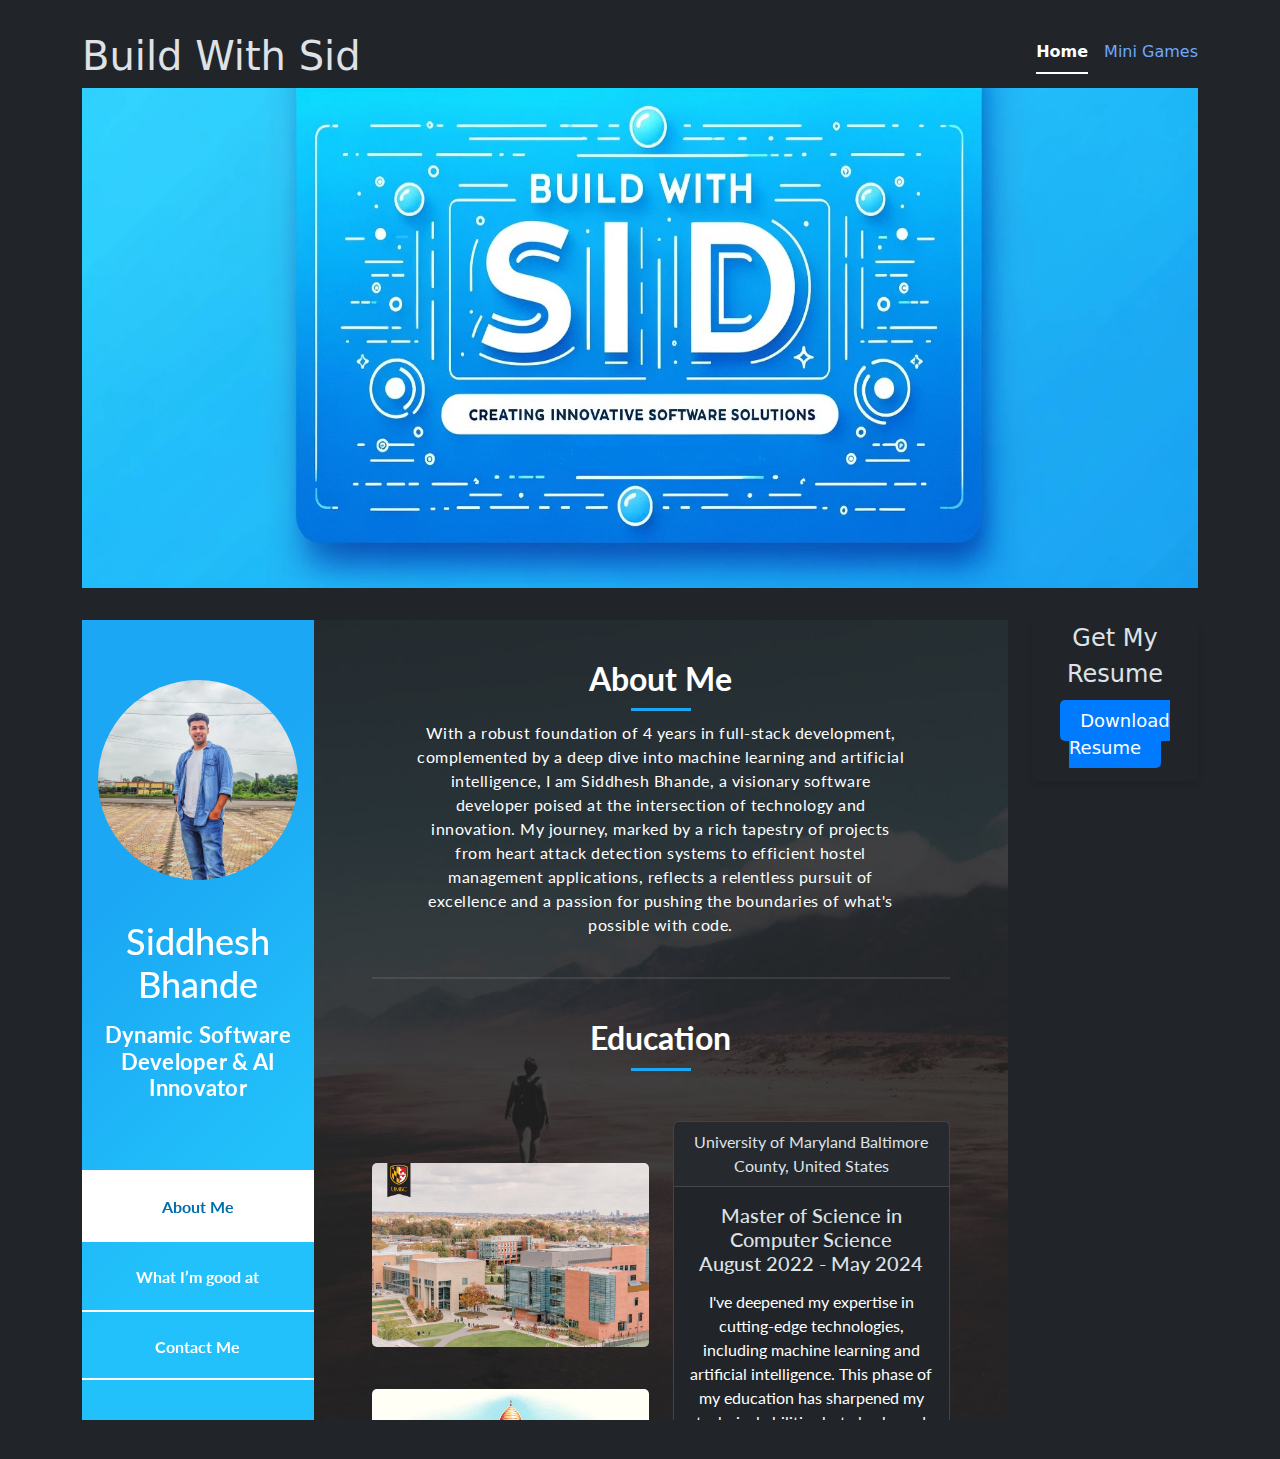
<file: index.html>
<!doctype html>
<html lang="en" data-bs-theme="dark">
  <head>
    <meta charset="utf-8">
    <meta name="viewport" content="width=device-width, initial-scale=1">
    <title>Siddhesh Bhande</title>
    <link rel="icon" href="assets/images/author-image.jpg" type="image/icon type">
    <link href="https://cdn.jsdelivr.net/npm/bootstrap@5.3.3/dist/css/bootstrap.min.css" rel="stylesheet" integrity="sha384-QWTKZyjpPEjISv5WaRU9OFeRpok6YctnYmDr5pNlyT2bRjXh0JMhjY6hW+ALEwIH" crossorigin="anonymous">
    <link href="mainstyle.css" rel="stylesheet" >
</head>
  <body>
    <div class="container" >
        <h1>Build With Sid</h1>
        <div class="inline_navbar">
            <ul class="nav justify-content-end nav-underline">
                <li class="nav-item">
                <a class="nav-link active" aria-current="page" href="index.html">Home</a>
                </li>
                <li class="nav-item">
                <a class="nav-link" href="minigames.html">Mini Games</a>
                </li>
                <li class="nav-item resume-link">
                    <a href="SiddheshB_FrontEndDeveloper_Resume.pdf" download="Sid_Resume" class="download-button">Download Resume</a>
                </li>
                <!-- <li class="nav-item">
                <a class="nav-link" href="projects.html">Projects</a>
                </li>
                <li class="nav-item">
                <a class="nav-link" href="Aboutme_wraper.html">About me</a>
                </li> -->
            </ul>
        </div>
        <div class="header">
            <img src="header_1.jpg">
        </div>

        <!-- Create section for blogs and resume -->
        <div class="row">
            <div class="sid-section-conatiner col-10">
                <iframe src="About me.html" style="width:100%; height: 50em;"></iframe>
            </div>
            <div class="sid-section-conatiner col-2 resume-conatiner">
                <div class="resume-section">
                    <div class="resume-title">Get My Resume</div>
                    <a href="SiddheshB_FrontEndDeveloper_Resume.pdf" download="Sid_Resume" class="download-button">Download Resume</a>
                </div>
            </div>
        </div>
    </div>
    <script src="https://cdn.jsdelivr.net/npm/bootstrap@5.3.3/dist/js/bootstrap.bundle.min.js" integrity="sha384-YvpcrYf0tY3lHB60NNkmXc5s9fDVZLESaAA55NDzOxhy9GkcIdslK1eN7N6jIeHz" crossorigin="anonymous"></script>
    <script src="https://code.jquery.com/jquery-3.5.1.slim.min.js"></script>
<script src="https://cdn.jsdelivr.net/npm/@popperjs/core@2.5.5/dist/umd/popper.min.js"></script>
<script src="https://stackpath.bootstrapcdn.com/bootstrap/4.5.2/js/bootstrap.min.js"></script>

</body>
</html>
</file>
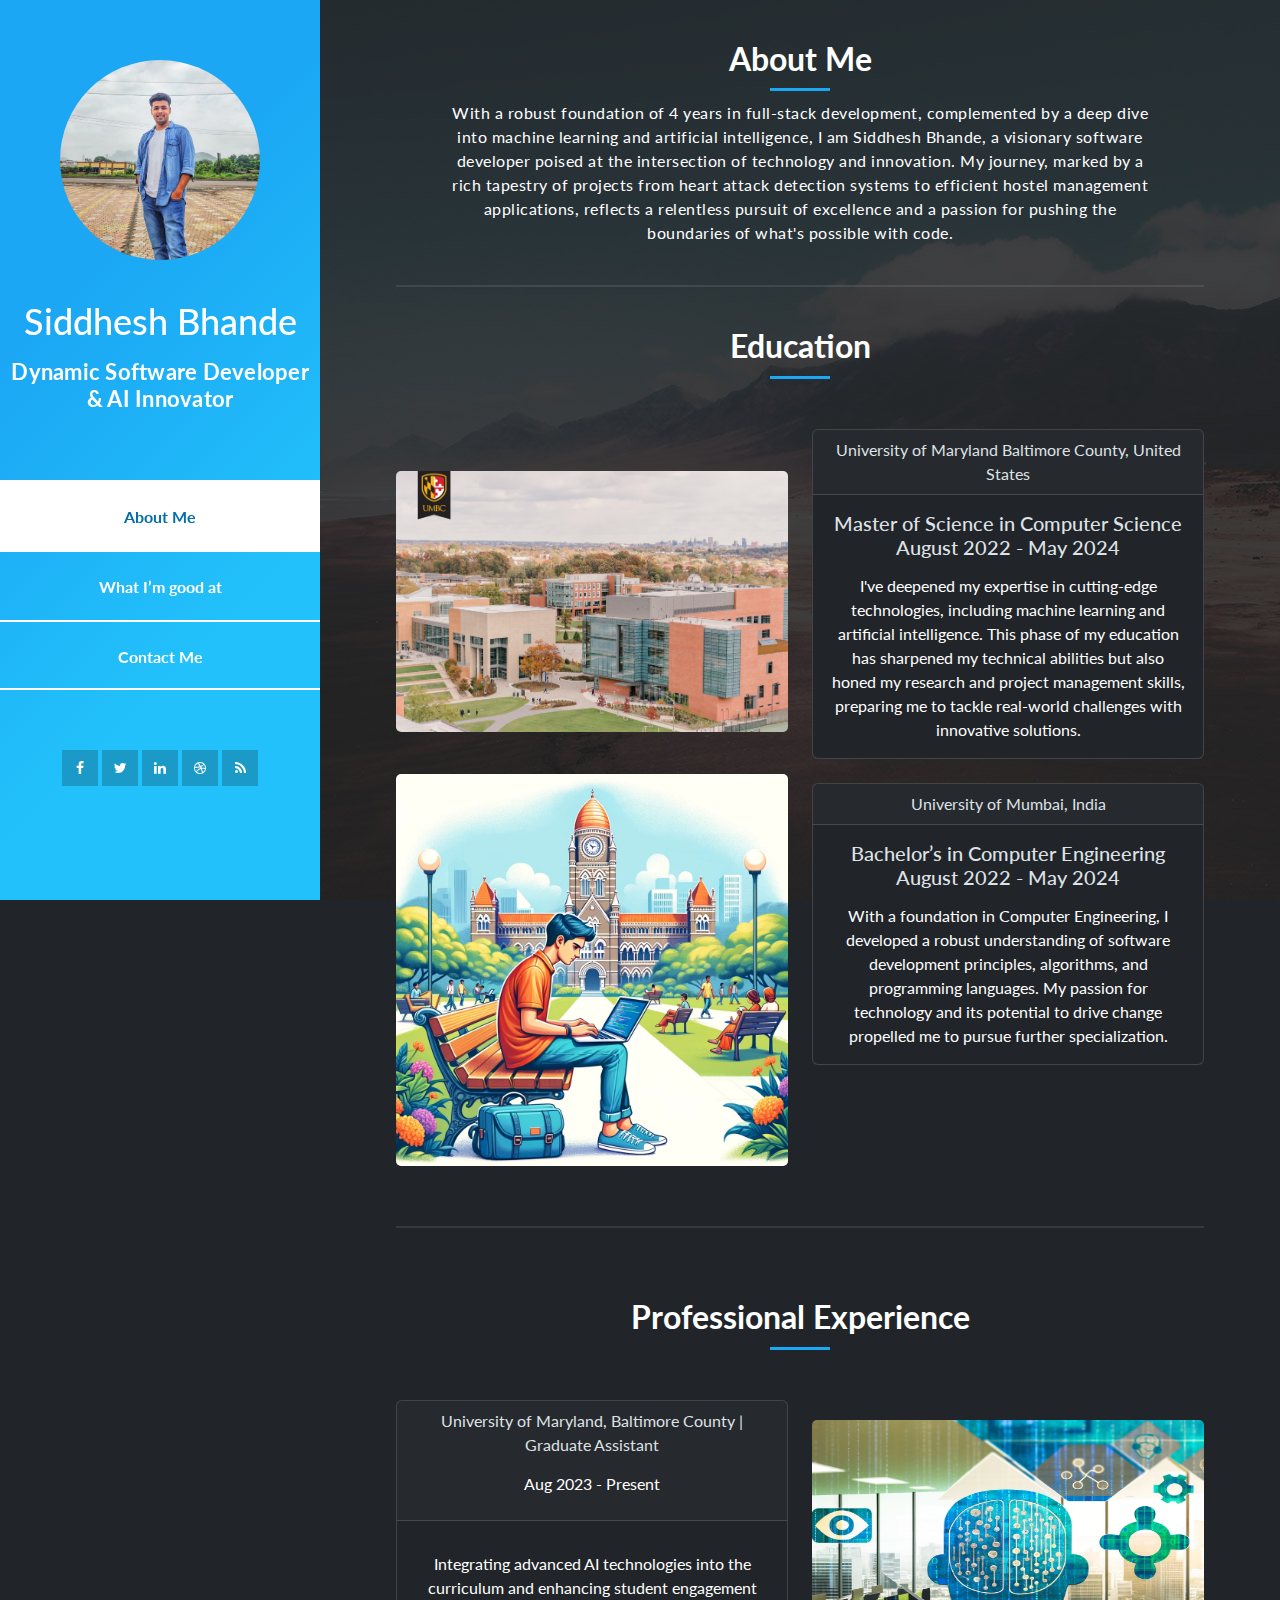
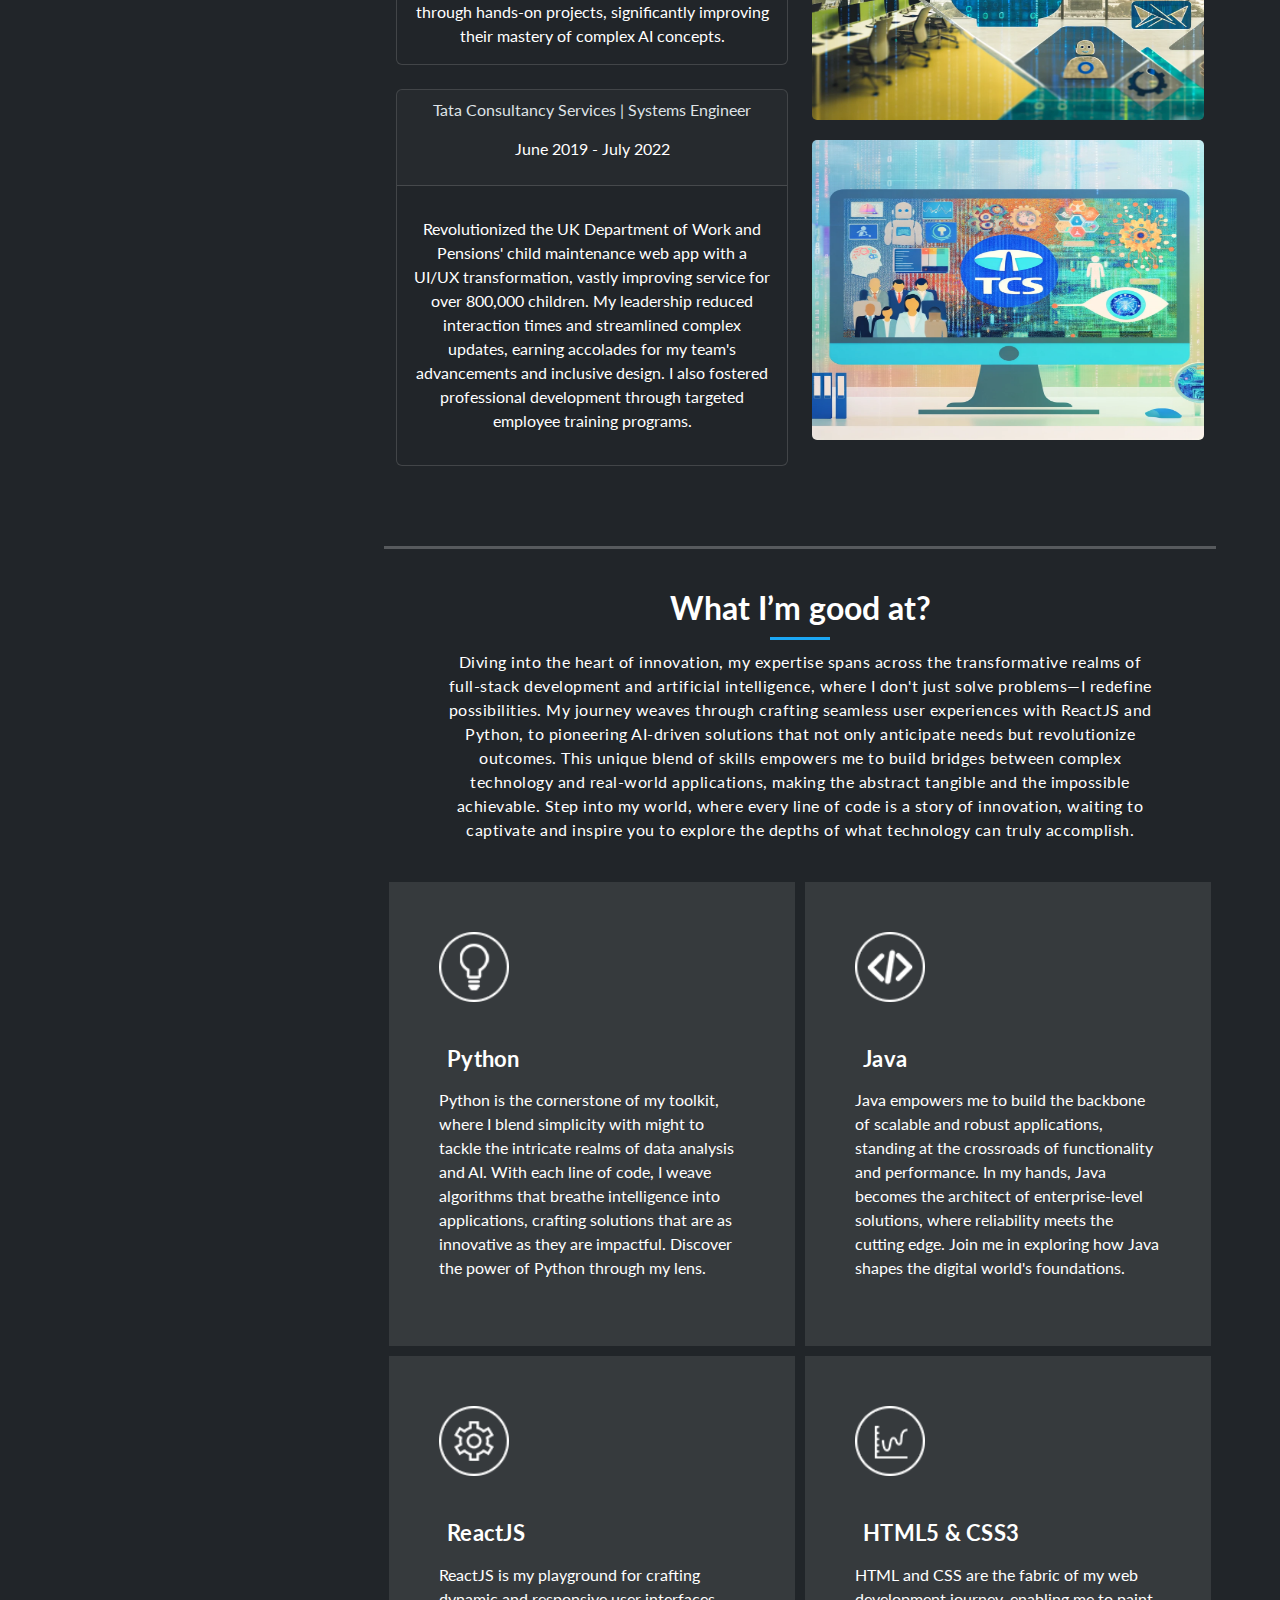
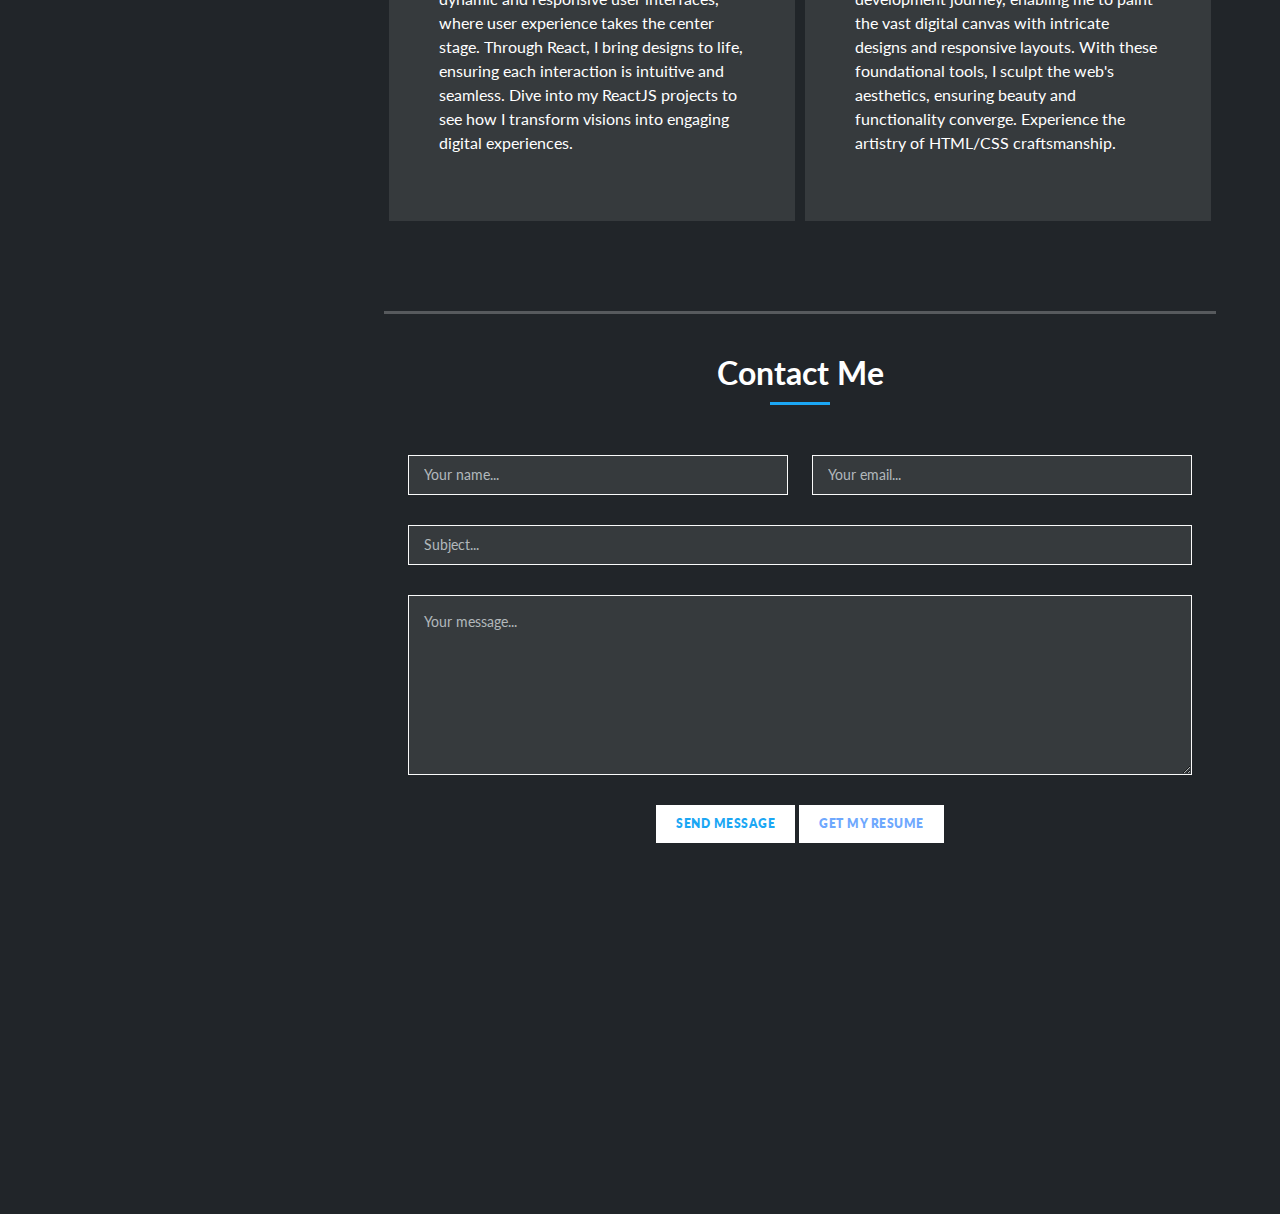
<file: About me.html>
<!DOCTYPE html>
<html lang="en" data-bs-theme="dark">
  <head>
    <meta charset="utf-8" />
    <meta
      name="viewport"
      content="width=device-width, initial-scale=1, shrink-to-fit=no"
    />
    <meta name="description" content="" />
    <meta name="author" content="" />
    <link
      href="https://fonts.googleapis.com/css?family=Lato:100,300,400,700,900"
      rel="stylesheet"
    />

    <title>Siddhesh Bhande</title>

    <!-- Bootstrap core CSS -->
    <link href="vendor/bootstrap/css/bootstrap.min.css" rel="stylesheet" />
    <link href="https://cdn.jsdelivr.net/npm/bootstrap@5.3.3/dist/css/bootstrap.min.css" rel="stylesheet" integrity="sha384-QWTKZyjpPEjISv5WaRU9OFeRpok6YctnYmDr5pNlyT2bRjXh0JMhjY6hW+ALEwIH" crossorigin="anonymous">
    <link href="mainstyle.css" rel="stylesheet" >
    <!-- Additional CSS Files -->
    <link rel="stylesheet" href="assets/css/fontawesome.css" />
    <link rel="stylesheet" href="assets/css/templatemo-style.css" />
    <link rel="stylesheet" href="assets/css/owl.css" />
    <link rel="stylesheet" href="assets/css/lightbox.css" />
  </head>

  <body>
  </div>
    <div id="page-wraper">
      <!-- Sidebar Menu -->
      <div class="responsive-nav">
        <i class="fa fa-bars" id="menu-toggle"></i>
        <div id="menu" class="menu">
          <i class="fa fa-times" id="menu-close"></i>
          <div class="container">
            <div class="image">
              <a href="#"><img src="assets/images/author-image.jpg" alt="" /></a>
            </div>
            <div class="author-content">
              <h2>Siddhesh Bhande</h2>
              <h4>Dynamic Software Developer & AI Innovator</h4>
              
            </div>
            <nav class="main-nav" role="navigation">
              <ul class="main-menu">
                <li><a href="#section1">About Me</a></li>
                <li><a href="#section2">What I’m good at</a></li>
                <li><a href="#section3" class="sid-display-none">My Work</a></li>
                <li><a href="#section4">Contact Me</a></li>
              </ul>
            </nav>
            <div class="social-network">
              <ul class="soial-icons">
                <li>
                  <a href="https://fb.com/templatemo"
                    ><i class="fa fa-facebook"></i
                  ></a>
                </li>
                <li>
                  <a href="#"><i class="fa fa-twitter"></i></a>
                </li>
                <li>
                  <a href="https://www.linkedin.com/in/siddhesh-bhande/"><i class="fa fa-linkedin"></i></a>
                </li>
                <li>
                  <a href="#"><i class="fa fa-dribbble"></i></a>
                </li>
                <li>
                  <a href="#"><i class="fa fa-rss"></i></a>
                </li>
              </ul>
            </div>
          </div>
        </div>
      </div>

      <section class="section about-me" data-section="section1">
        <div class="container">
          <div class="section-heading">
            <h2>About Me</h2>
            <div class="line-dec"></div>
            <span
              >With a robust foundation of 4 years in full-stack development, complemented by a deep dive into machine learning and artificial intelligence, I am Siddhesh Bhande, a visionary software developer poised at the intersection of technology and innovation. My journey, marked by a rich tapestry of projects from heart attack detection systems to efficient hostel management applications, reflects a relentless pursuit of excellence and a passion for pushing the boundaries of what's possible with code.</span
            >
          </div>
          <div class="left-image-post">
            <div class="row">
              <div class="section-heading">
                <h2>Education</h2>
                <div class="line-dec"></div>
              </div>
              <div class="col-md-6">
                <div class="left-image">
                  <img src="assets/images/edu_left_1.jpg" alt="" />
                  <img class="muimg" src="assets/images/left-image.jpg" alt="" />
        
                </div>
              </div>
              <div class="col-md-6">
                <div class="right-text">
            
                  
                <div class="card text-center">
                  <div class="card-header">
                    University of Maryland Baltimore County, United States
                  </div>
                  <div class="card-body">
                    <h5 class="card-title">Master of Science in Computer Science<br>August 2022 - May 2024</h5>
                    <p class="card-text"> I've deepened my expertise in cutting-edge technologies, including machine learning and artificial intelligence. This phase of my education has  sharpened my technical abilities but also honed my research and project management skills, preparing me to tackle real-world challenges with innovative solutions.</p>
                    
                  </div>
            
                </div>
                <br>
                <div class="card text-center">
                  <div class="card-header">
                    University of Mumbai, India
                  </div>
                  <div class="card-body">
                    <h5 class="card-title">Bachelor’s in Computer Engineering<br>August 2022 - May 2024</h5>
                    <p class="card-text">With a foundation in Computer Engineering, I developed a robust understanding of software development principles, algorithms, and programming languages. My passion for technology and its potential to drive change propelled me to pursue further specialization.</p>
                    
                  </div>
                  
                </div>
                </div>
              </div>
            </div>
          </div>
          <div class="right-image-post">
            <div class="row">
              <div class="section-heading">
                <h2>Professional Experience</h2>
                <div class="line-dec"></div>
              </div>
              <div class="col-md-6">
                <div class="left-text">
                  
                  
                  

                  <div class="card text-center">
                    <div class="card-header">
                      University of Maryland, Baltimore County | Graduate Assistant
                      <p>Aug 2023 - Present</p>
                    </div>
                    <div class="card-body">
                     
                      <p class="card-text">Integrating advanced AI technologies into the curriculum and enhancing student engagement through hands-on projects, significantly improving their mastery of complex AI concepts.</p>
                    </div>
                    
                  </div>
                  <br>
                  <div class="card text-center">
                    <div class="card-header">
                      Tata Consultancy Services | Systems Engineer
                      <p>June 2019 - July 2022</p>
                    </div>
                    <div class="card-body">
                      
                      <p>Revolutionized the UK Department of Work and Pensions' child maintenance web app with a UI/UX transformation, vastly improving service for over 800,000 children. My leadership reduced interaction times and streamlined complex updates, earning accolades for my team's advancements and inclusive design. I also fostered professional development through targeted employee training programs.</p>
                 </div>
                    
                  </div>
                </div>
              </div>
              <div class="col-md-6">
                <div class="right-image">
                  <img src="assets/images/right-image.jpg" alt="" />
                  <img src="assets/images/rightimg2.jpg" alt="" />
                </div>
              </div>
            </div>
          </div>
        </div>
      </section>

      <section class="section my-services" data-section="section2">
        <div class="container">
          <div class="section-heading">
            <h2>What I’m good at?</h2>
            <div class="line-dec"></div>
            <span
              >Diving into the heart of innovation, my expertise spans across the transformative realms of full-stack development and artificial intelligence, where I don't just solve problems—I redefine possibilities. My journey weaves through crafting seamless user experiences with ReactJS and Python, to pioneering AI-driven solutions that not only anticipate needs but revolutionize outcomes. This unique blend of skills empowers me to build bridges between complex technology and real-world applications, making the abstract tangible and the impossible achievable. Step into my world, where every line of code is a story of innovation, waiting to captivate and inspire you to explore the depths of what technology can truly accomplish.</span
            >
          </div>
          <div class="row">
            <div class="col-md-6">
              <div class="service-item">
                <div class="first-service-icon service-icon"></div>
                <h4>Python</h4>
                <p>
                  Python is the cornerstone of my toolkit, where I blend simplicity with might to tackle the intricate realms of data analysis and AI. With each line of code, I weave algorithms that breathe intelligence into applications, crafting solutions that are as innovative as they are impactful. Discover the power of Python through my lens.
                </p>
              </div>
            </div>
            <div class="col-md-6">
              <div class="service-item">
                <div class="second-service-icon service-icon"></div>
                <h4>Java</h4>
                <p>
                  Java empowers me to build the backbone of scalable and robust applications, standing at the crossroads of functionality and performance. In my hands, Java becomes the architect of enterprise-level solutions, where reliability meets the cutting edge. Join me in exploring how Java shapes the digital world's foundations.
                </p>
              </div>
            </div>
            <div class="col-md-6">
              <div class="service-item">
                <div class="third-service-icon service-icon"></div>
                <h4>ReactJS</h4>
                <p>
                  ReactJS is my playground for crafting dynamic and responsive user interfaces, where user experience takes the center stage. Through React, I bring designs to life, ensuring each interaction is intuitive and seamless. Dive into my ReactJS projects to see how I transform visions into engaging digital experiences.
                </p>
              </div>
            </div>
            <div class="col-md-6">
              <div class="service-item">
                <div class="fourth-service-icon service-icon"></div>
                <h4>HTML5 &amp; CSS3</h4>
                <p>
                  HTML and CSS are the fabric of my web development journey, enabling me to paint the vast digital canvas with intricate designs and responsive layouts. With these foundational tools, I sculpt the web's aesthetics, ensuring beauty and functionality converge. Experience the artistry of HTML/CSS craftsmanship.
                </p>
              </div>
            </div>
          </div>
        </div>
      </section>

      <section class="section my-work sid-display-none" data-section="section3">
        <div class="container">
          <div class="section-heading">
            <h2>My Work</h2>
            <div class="line-dec"></div>
            <span
              >Aenean sollicitudin ex mauris, lobortis lobortis diam euismod sit
              amet. Duis ac elit vulputate, lobortis arcu quis, vehicula
              mauris.</span
            >
          </div>
          <div class="row">
            <div class="isotope-wrapper">
              <form class="isotope-toolbar">
                <label
                  ><input
                    type="radio"
                    data-type="*"
                    checked=""
                    name="isotope-filter"
                  />
                  <span>all</span></label
                >
                <label
                  ><input
                    type="radio"
                    data-type="people"
                    name="isotope-filter"
                  />
                  <span>people</span></label
                >
                <label
                  ><input
                    type="radio"
                    data-type="nature"
                    name="isotope-filter"
                  />
                  <span>nature</span></label
                >
                <label
                  ><input
                    type="radio"
                    data-type="animals"
                    name="isotope-filter"
                  />
                  <span>animals</span></label
                >
              </form>
              <div class="isotope-box">
                <div class="isotope-item" data-type="nature">
                  <figure class="snip1321">
                    <img
                      src="assets/images/portfolio-01.jpg"
                      alt="sq-sample26"
                    />
                    <figcaption>
                      <a
                        href="assets/images/portfolio-01.jpg"
                        data-lightbox="image-1"
                        data-title="Caption"
                        ><i class="fa fa-search"></i
                      ></a>
                      <h4>First Title</h4>
                      <span>free to use our template</span>
                    </figcaption>
                  </figure>
                </div>

                <div class="isotope-item" data-type="people">
                  <figure class="snip1321">
                    <img
                      src="assets/images/portfolio-02.jpg"
                      alt="sq-sample26"
                    />
                    <figcaption>
                      <a
                        href="assets/images/portfolio-02.jpg"
                        data-lightbox="image-1"
                        data-title="Caption"
                        ><i class="fa fa-search"></i
                      ></a>
                      <h4>Second Title</h4>
                      <span>please tell your friends</span>
                    </figcaption>
                  </figure>
                </div>

                <div class="isotope-item" data-type="animals">
                  <figure class="snip1321">
                    <img
                      src="assets/images/portfolio-03.jpg"
                      alt="sq-sample26"
                    />
                    <figcaption>
                      <a
                        href="assets/images/portfolio-03.jpg"
                        data-lightbox="image-1"
                        data-title="Caption"
                        ><i class="fa fa-search"></i
                      ></a>
                      <h4>Item Third</h4>
                      <span>customize anything</span>
                    </figcaption>
                  </figure>
                </div>

                <div class="isotope-item" data-type="people">
                  <figure class="snip1321">
                    <img
                      src="assets/images/portfolio-04.jpg"
                      alt="sq-sample26"
                    />
                    <figcaption>
                      <a
                        href="assets/images/portfolio-04.jpg"
                        data-lightbox="image-1"
                        data-title="Caption"
                        ><i class="fa fa-search"></i
                      ></a>
                      <h4>Item Fourth</h4>
                      <span>Re-distribution not allowed</span>
                    </figcaption>
                  </figure>
                </div>

                <div class="isotope-item" data-type="nature">
                  <figure class="snip1321">
                    <img
                      src="assets/images/portfolio-05.jpg"
                      alt="sq-sample26"
                    />
                    <figcaption>
                      <a
                        href="assets/images/portfolio-05.jpg"
                        data-lightbox="image-1"
                        data-title="Caption"
                        ><i class="fa fa-search"></i
                      ></a>
                      <h4>Fifth Awesome</h4>
                      <span>Ut sollicitudin risus</span>
                    </figcaption>
                  </figure>
                </div>

                <div class="isotope-item" data-type="animals">
                  <figure class="snip1321">
                    <img
                      src="assets/images/portfolio-06.jpg"
                      alt="sq-sample26"
                    />
                    <figcaption>
                      <a
                        href="assets/images/portfolio-06.jpg"
                        data-lightbox="image-1"
                        data-title="Caption"
                        ><i class="fa fa-search"></i
                      ></a>
                      <h4>Awesome Sixth</h4>
                      <span>Donec eget massa ante</span>
                    </figcaption>
                  </figure>
                </div>
              </div>
            </div>
          </div>
        </div>
      </section>

      <section class="section contact-me" data-section="section4">
        <div class="container">
          <div class="section-heading">
            <h2>Contact Me</h2>
            <div class="line-dec"></div>
          
          </div>
          <div class="row">
            <div class="right-content">
              <div class="container">
                <form id="contact" action="mailto:siddheshbhande8@gmail.com" method="post" enctype="text/plain">
                  <div class="row">
                    <div class="col-md-6">
                      <fieldset>
                        <input
                          name="name"
                          type="text"
                          class="form-control"
                          id="name"
                          placeholder="Your name..."
                          required=""
                        />
                      </fieldset>
                    </div>
                    <div class="col-md-6">
                      <fieldset>
                        <input
                          name="email"
                          type="text"
                          class="form-control"
                          id="email"
                          placeholder="Your email..."
                          required=""
                        />
                      </fieldset>
                    </div>
                    <div class="col-md-12">
                      <fieldset>
                        <input
                          name="subject"
                          type="text"
                          class="form-control"
                          id="subject"
                          placeholder="Subject..."
                          required=""
                        />
                      </fieldset>
                    </div>
                    <div class="col-md-12">
                      <fieldset>
                        <textarea
                          name="message"
                          rows="6"
                          class="form-control"
                          id="message"
                          placeholder="Your message..."
                          required=""
                        ></textarea>
                      </fieldset>
                    </div>
                    <div class="col-md-12">
                      <fieldset>
                        <button type="submit" id="form-submit" class="button">
                          Send Message
                        </button>
                        <button class="button"><a href="SiddheshB_FrontEndDeveloper_Resume.pdf" download="SiddheshBhande_Resume">Get my Resume</a></button>
                      </fieldset>
                    </div>
                  </div>
                </form>
              </div>
            </div>
          </div>
        </div>
      </section>
    </div>

    <!-- Scripts -->
    <!-- Bootstrap core JavaScript -->
    <script src="vendor/jquery/jquery.min.js"></script>
    <script src="vendor/bootstrap/js/bootstrap.bundle.min.js"></script>
    <script src="https://cdn.jsdelivr.net/npm/bootstrap@5.3.3/dist/js/bootstrap.bundle.min.js" integrity="sha384-YvpcrYf0tY3lHB60NNkmXc5s9fDVZLESaAA55NDzOxhy9GkcIdslK1eN7N6jIeHz" crossorigin="anonymous"></script>
    <script src="https://code.jquery.com/jquery-3.5.1.slim.min.js"></script>
<script src="https://cdn.jsdelivr.net/npm/@popperjs/core@2.5.5/dist/umd/popper.min.js"></script>
<script src="https://stackpath.bootstrapcdn.com/bootstrap/4.5.2/js/bootstrap.min.js"></script>
    <script src="assets/js/isotope.min.js"></script>
    <script src="assets/js/owl-carousel.js"></script>
    <script src="assets/js/lightbox.js"></script>
    <script src="assets/js/custom.js"></script>
    <script>
      //according to loftblog tut
      $(".main-menu li:first").addClass("active");

      var showSection = function showSection(section, isAnimate) {
        var direction = section.replace(/#/, ""),
          reqSection = $(".section").filter(
            '[data-section="' + direction + '"]'
          ),
          reqSectionPos = reqSection.offset().top - 0;

        if (isAnimate) {
          $("body, html").animate(
            {
              scrollTop: reqSectionPos
            },
            800
          );
        } else {
          $("body, html").scrollTop(reqSectionPos);
        }
      };

      var checkSection = function checkSection() {
        $(".section").each(function() {
          var $this = $(this),
            topEdge = $this.offset().top - 80,
            bottomEdge = topEdge + $this.height(),
            wScroll = $(window).scrollTop();
          if (topEdge < wScroll && bottomEdge > wScroll) {
            var currentId = $this.data("section"),
              reqLink = $("a").filter("[href*=\\#" + currentId + "]");
            reqLink
              .closest("li")
              .addClass("active")
              .siblings()
              .removeClass("active");
          }
        });
      };

      $(".main-menu").on("click", "a", function(e) {
        e.preventDefault();
        showSection($(this).attr("href"), true);
      });

      $(window).scroll(function() {
        checkSection();
      });
    </script>
    
  </body>
</html>
</file>
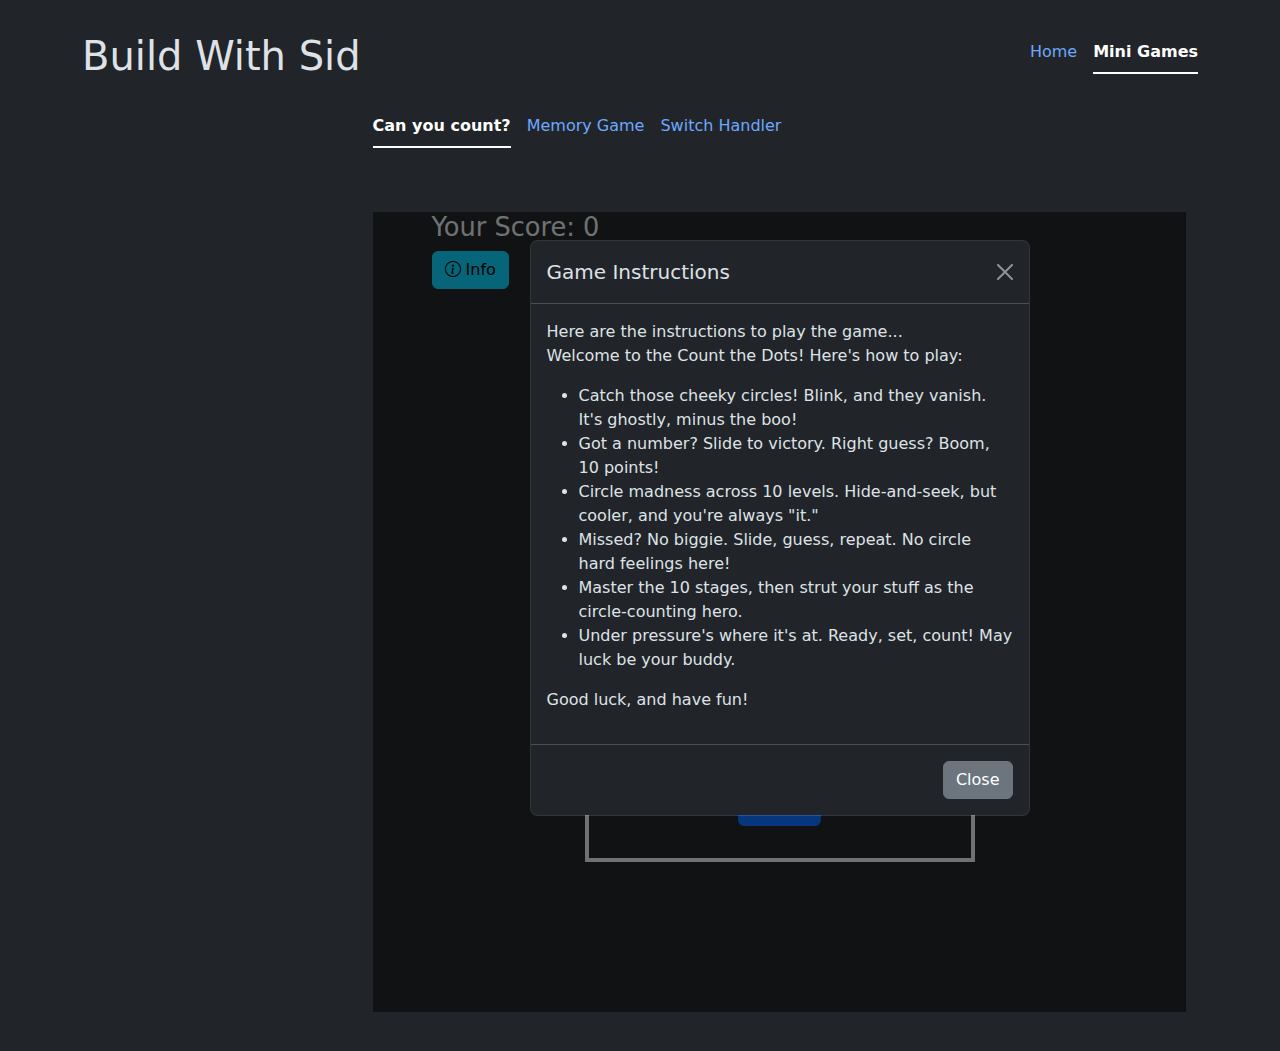
<file: minigames.html>
<!doctype html>
<html lang="en" data-bs-theme="dark">
  <head>
    <meta charset="utf-8">
    <meta name="viewport" content="width=device-width, initial-scale=1">
    <title>Siddhesh Bhande</title>
    <link rel="icon" href="assets/images/author-image.jpg" type="image/icon type">
    <link href="https://cdn.jsdelivr.net/npm/bootstrap@5.3.3/dist/css/bootstrap.min.css" rel="stylesheet" integrity="sha384-QWTKZyjpPEjISv5WaRU9OFeRpok6YctnYmDr5pNlyT2bRjXh0JMhjY6hW+ALEwIH" crossorigin="anonymous">
    <link href="mainstyle.css" rel="stylesheet" >
</head>
  <body>
    <div class="container" >
        <h1>Build With Sid</h1>
        <div class="inline_navbar">
            <ul class="nav justify-content-end nav-underline">
                <li class="nav-item">
                <a class="nav-link" aria-current="page" href="index.html">Home</a>
                </li>
                <li class="nav-item">
                <a class="nav-link active" href="minigames.html">Mini Games</a>
                </li>
                <!-- <li class="nav-item">
                <a class="nav-link" href="projects.html">Projects</a>
                </li>
                <li class="nav-item">
                <a class="nav-link" href="Aboutme_wraper.html">About me</a>
                </li> -->
            </ul>
        </div>
        <!-- Create section for blogs and resume -->
        <div class="row text-center ">
            
            <div class="sid-section-conatiner game-links-container">
                <ul class="nav nav-underline">
                    <li class="nav-item">
                      <a class="nav-link active cglink">Can you count?</a>
                    </li>
                    <li class="nav-item">
                      <a class="nav-link mglink">Memory Game</a>
                    </li>
                    <li class="nav-item">
                      <a class="nav-link shglink">Switch Handler</a>
                    </li>
                    
                  </ul>
                </div>
            <div class="sid-section-conatiner">
                <iframe class="countgame" src="./games/CountTheDots.html" style="width:100%; height: 50em;"></iframe>
                <iframe class="MemoryGame sid-display-none" src="./games/MemoryGame.html" style="width:100%; height: 50em;"></iframe>
                <iframe class="SwitchHandler sid-display-none" src="./games/SwitchHandler.html" style="width:100%; height: 50em;"></iframe>
            </div>
        </div>
    </div>
    
    <script src="https://cdn.jsdelivr.net/npm/bootstrap@5.3.3/dist/js/bootstrap.bundle.min.js" integrity="sha384-YvpcrYf0tY3lHB60NNkmXc5s9fDVZLESaAA55NDzOxhy9GkcIdslK1eN7N6jIeHz" crossorigin="anonymous"></script>
    <script src="https://code.jquery.com/jquery-3.5.1.slim.min.js"></script>
<script src="https://cdn.jsdelivr.net/npm/@popperjs/core@2.5.5/dist/umd/popper.min.js"></script>
<script src="https://stackpath.bootstrapcdn.com/bootstrap/4.5.2/js/bootstrap.min.js"></script>
<script>
    $(document).ready(function(){
        $(".cglink").click(function(){
            $(".active").removeClass("active");
            $(".cglink").addClass("active");
            $(".MemoryGame").addClass("sid-display-none");
            $(".countgame").removeClass("sid-display-none");
            $(".SwitchHandler").addClass("sid-display-none");
        });
        $(".mglink").click(function(){
            $(".active").removeClass("active");
            $(".mglink").addClass("active");
            $(".countgame").addClass("sid-display-none");
            $(".MemoryGame").removeClass("sid-display-none");
            $(".SwitchHandler").addClass("sid-display-none");
        });
        $(".shglink").click(function(){
            $(".active").removeClass("active");
            $(".shglink").addClass("active");
            $(".countgame").addClass("sid-display-none");
            $(".SwitchHandler").removeClass("sid-display-none");
            $(".MemoryGame").addClass("sid-display-none");
        });
    });
</script>
</body>
</html>
</file>
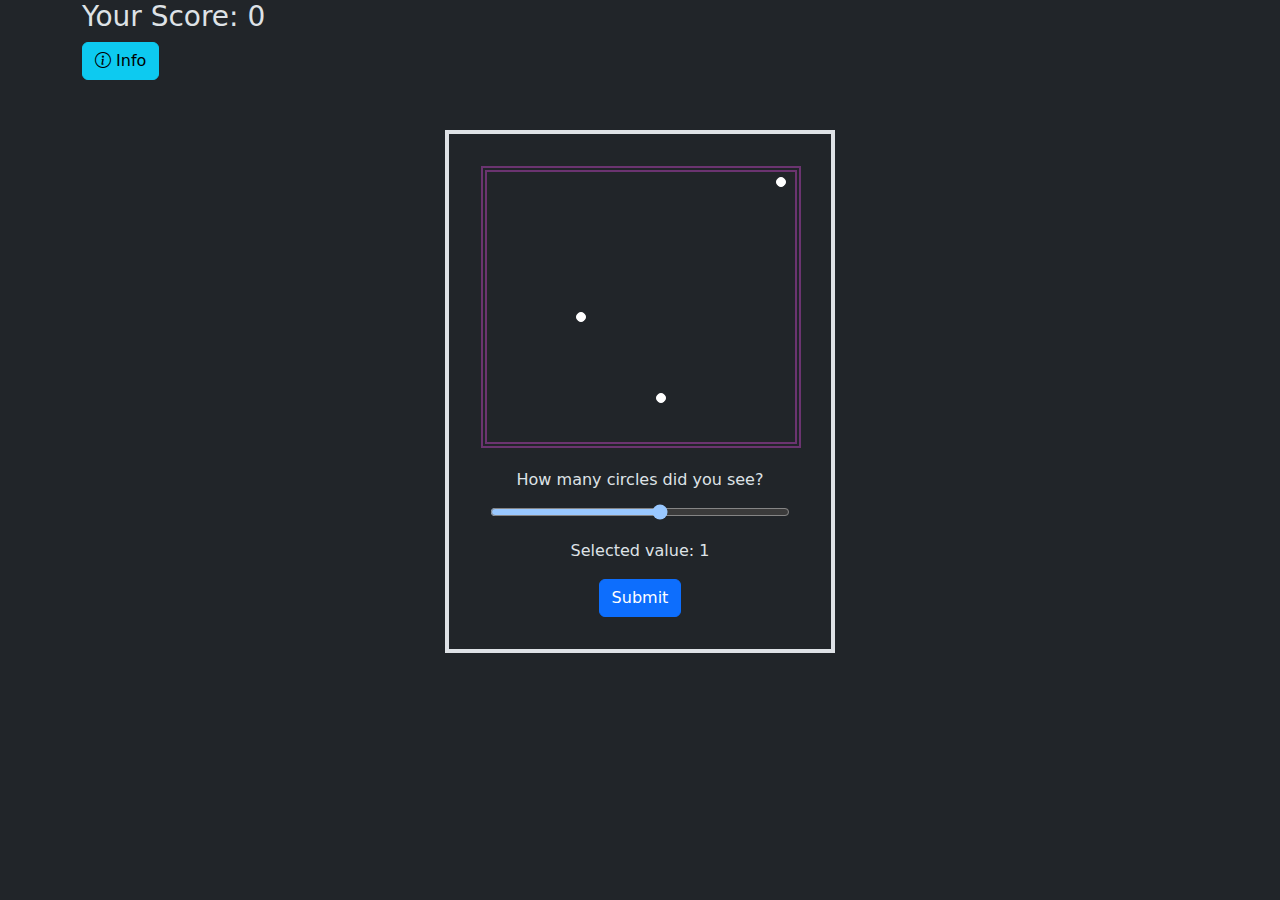
<file: games/CountTheDots.html>
<!DOCTYPE html>
<html lang="en" data-bs-theme="dark">
  <head>
    <meta charset="utf-8" />
    <meta
      name="viewport"
      content="width=device-width, initial-scale=1, shrink-to-fit=no"
    />
    <meta name="description" content="" />
    <meta name="author" content="" />
    <link
      href="https://fonts.googleapis.com/css?family=Lato:100,300,400,700,900"
      rel="stylesheet"
    />

    <title>Siddhesh Bhande</title>

    <!-- Bootstrap core CSS -->
    
    <link href="https://cdn.jsdelivr.net/npm/bootstrap@5.3.3/dist/css/bootstrap.min.css" rel="stylesheet" integrity="sha384-QWTKZyjpPEjISv5WaRU9OFeRpok6YctnYmDr5pNlyT2bRjXh0JMhjY6hW+ALEwIH" crossorigin="anonymous">
    <link href="../mainstyle.css" rel="stylesheet" >
    <link href="https://cdn.jsdelivr.net/npm/bootstrap-icons/font/bootstrap-icons.css" rel="stylesheet">

  </head>

  <body>
    
    <div class="container-md">
        <h3>Your Score: <span id="score">0</span></h3>

        <button type="button" class="btn btn-info" data-bs-toggle="modal" data-bs-target="#gameInstructionsModal">
          <i class="bi bi-info-circle"></i> Info
       </button>


        <div class="game-block-container">
            <div class="game-block">

            </div>
            <label for="numberSlider">How many circles did you see?</label>
            <input type="range" id="numberSlider" name="numberSlider" min="3" max="10">

            <!-- Optional: Display the selected value -->
            <p>Selected value: <span id="selectedValue">1</span></p>
            <button class='btn btn-primary' onclick="saveScore()">Submit</button>
        </div>

        <div class="modal fade" id="gameInstructionsModal" tabindex="-1" aria-labelledby="gameInstructionsModalLabel" aria-hidden="true">
          <div class="modal-dialog">
              <div class="modal-content">
                  <div class="modal-header">
                      <h5 class="modal-title" id="gameInstructionsModalLabel">Game Instructions</h5>
                      <button type="button" class="btn-close" data-bs-dismiss="modal" aria-label="Close"></button>
                  </div>
                  <div class="modal-body">
                      Here are the instructions to play the game...
                      <!-- Add your game instructions here -->
                      <p>Welcome to the Count the Dots! Here's how to play:</p>
                      <ul>
                        <li>Catch those cheeky circles! Blink, and they vanish. It's ghostly, minus the boo!</li>
                        <li>Got a number? Slide to victory. Right guess? Boom, 10 points!</li>
                        <li>Circle madness across 10 levels. Hide-and-seek, but cooler, and you're always "it."</li>
                        <li>Missed? No biggie. Slide, guess, repeat. No circle hard feelings here!</li>
                        <li>Master the 10 stages, then strut your stuff as the circle-counting hero.</li>
                        <li>Under pressure's where it's at. Ready, set, count! May luck be your buddy.</li>
                    </ul>
                    
                      <p>Good luck, and have fun!</p>
                  </div>
                  <div class="modal-footer">
                      <button type="button" class="btn btn-secondary" data-bs-dismiss="modal">Close</button>
                  </div>
              </div>
          </div>
      </div>
    </div>

    <!-- Scripts -->
    <!-- Bootstrap core JavaScript -->

    <script src="https://cdn.jsdelivr.net/npm/bootstrap@5.3.3/dist/js/bootstrap.bundle.min.js" integrity="sha384-YvpcrYf0tY3lHB60NNkmXc5s9fDVZLESaAA55NDzOxhy9GkcIdslK1eN7N6jIeHz" crossorigin="anonymous"></script>
    <script src="https://code.jquery.com/jquery-3.5.1.slim.min.js"></script>
<script src="https://cdn.jsdelivr.net/npm/@popperjs/core@2.5.5/dist/umd/popper.min.js"></script>
<script src="https://stackpath.bootstrapcdn.com/bootstrap/4.5.2/js/bootstrap.min.js"></script>

    
     <script>

      var isFirstLoad = localStorage.getItem('isFirstLoad') || 'true';
              if (isFirstLoad === 'true') {
                  $('#gameInstructionsModal').modal('show');
                  localStorage.setItem('isFirstLoad', 'false'); // Set so that next time page loads, modal does not auto show
              }
              var gamescore = 0;
              var gameLevels = 10;
              var currentCount = 0;

              function createGameGrid() {
                  var gamecellId = 1;
                  for (var i = 1; i <= 10; i++) {
                      var shtml = "<div class='gamerow'>";
                      for (var j = 1; j <= 15; j++) {
                          shtml += "<span class='gamecell' id='" + gamecellId + "'></span>";
                          gamecellId++;
                      }
                      shtml += "</div>";
                      $(".game-block").append(shtml);
                  }
              }

              function resetGame() {
                  $(".gamecell").removeClass("sid-make-visible");
              }

              function startStage() {
                  addVisibleClass();
                  setTimeout(resetGame, 3000);
              }

              function getRandomNumber(min, max) {
                  return Math.floor(Math.random() * (max - min + 1)) + min;
              }

              function addVisibleClass() {
                  currentCount = getRandomNumber(2, 10);
                  for (var i = 0; i < currentCount; i++) {
                      var idNumber = getRandomNumber(1, 150);
                      $('#' + idNumber).addClass('sid-make-visible');
                  }
              }

              $('#numberSlider').on('input', function() {
                  $('#selectedValue').text($(this).val());
              });

              function saveScore() {
                  var selectedCount = parseInt($('#selectedValue').text());
                  if (currentCount === selectedCount) {
                      gamescore += 10;
                  }
                  $('#score').text(gamescore);
                  gameLevels--;
                  if (gameLevels !== 0) {
                      startStage();
                  }
              }

              createGameGrid();
              startStage();
     </script>
    
  </body>
</html>
</file>
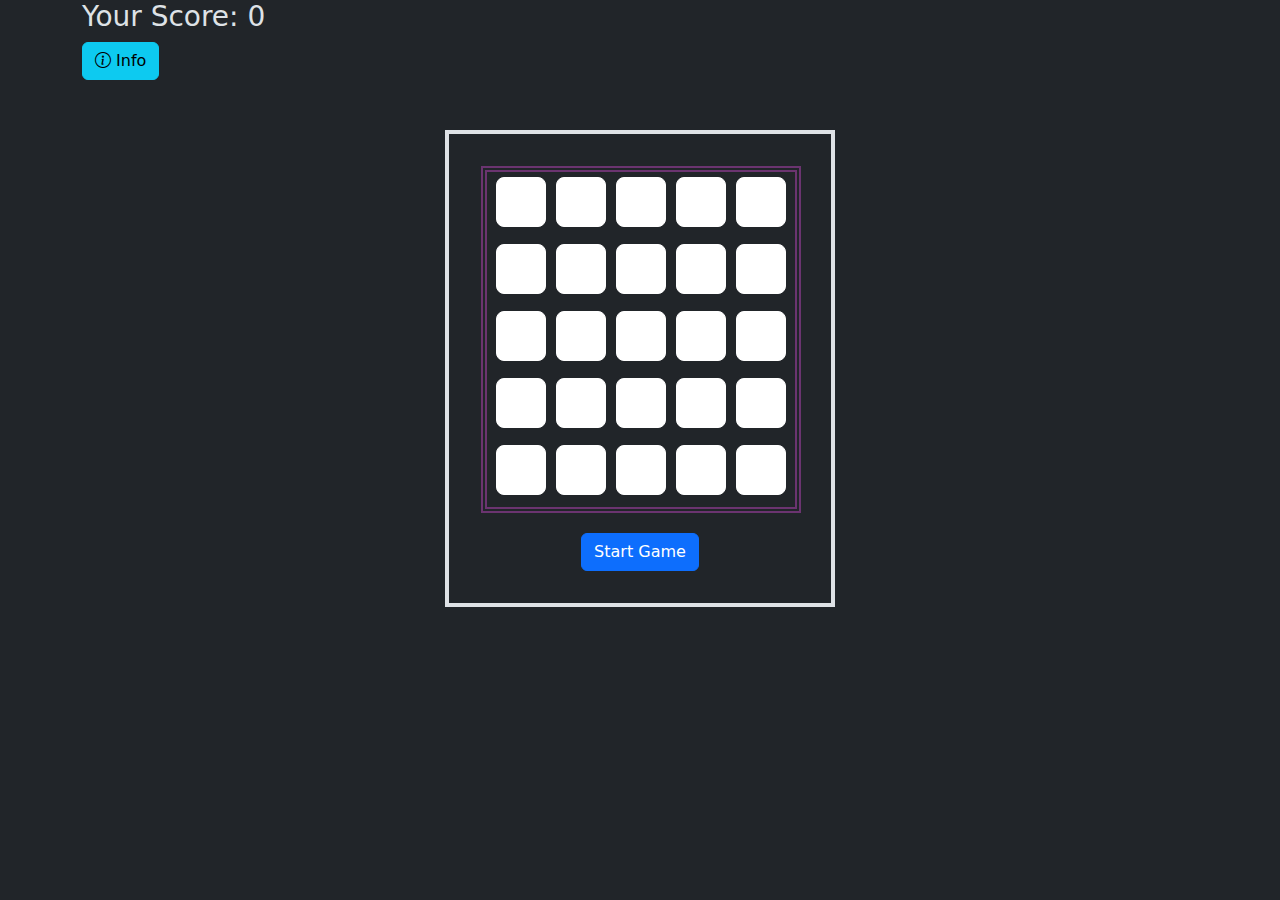
<file: games/MemoryGame.html>
<!DOCTYPE html>
<html lang="en" data-bs-theme="dark">
  <head>
    <meta charset="utf-8" />
    <meta
      name="viewport"
      content="width=device-width, initial-scale=1, shrink-to-fit=no"
    />
    <meta name="description" content="" />
    <meta name="author" content="" />
    <link
      href="https://fonts.googleapis.com/css?family=Lato:100,300,400,700,900"
      rel="stylesheet"
    />

    <title>Siddhesh Bhande</title>

    <!-- Bootstrap core CSS -->
    
    <link href="https://cdn.jsdelivr.net/npm/bootstrap@5.3.3/dist/css/bootstrap.min.css" rel="stylesheet" integrity="sha384-QWTKZyjpPEjISv5WaRU9OFeRpok6YctnYmDr5pNlyT2bRjXh0JMhjY6hW+ALEwIH" crossorigin="anonymous">
    <link href="../mainstyle.css" rel="stylesheet" >
    <link href="https://cdn.jsdelivr.net/npm/bootstrap-icons/font/bootstrap-icons.css" rel="stylesheet">

  </head>

  <body>
    
    <div class="container-md">
        <h3>Your Score: <span id="score">0</span></h3>

        <button type="button" class="btn btn-info" data-bs-toggle="modal" data-bs-target="#gameInstructionsModal">
            <i class="bi bi-info-circle"></i> Info
        </button>


        <div class="game-block-container">
            <div class="game-block">

            </div>
            <button class="btn btn-primary gamestartBtn">Start Game</button>
        </div>

        <div class="modal fade" id="gameInstructionsModal" tabindex="-1" aria-labelledby="gameInstructionsModalLabel" aria-hidden="true">
            <div class="modal-dialog">
                <div class="modal-content">
                    <div class="modal-header">
                        <h5 class="modal-title" id="gameInstructionsModalLabel">Game Instructions</h5>
                        <button type="button" class="btn-close" data-bs-dismiss="modal" aria-label="Close"></button>
                    </div>
                    <div class="modal-body">
                        Here are the instructions to play the game...
                        <!-- Add your game instructions here -->
                        <p>Welcome to the Memory Game! Here's how to play:</p>
                        <ul>
                            <li>Watch the sequence of highlighted cells carefully.</li>
                            <li>Once the sequence ends, click on the cells in the order they were highlighted.</li>
                            <li>For every correct sequence, you earn points and advance to the next level with a new sequence.</li>
                            <li>If you select the wrong cell, you'll need to try the sequence again.</li>
                            <li>As you progress, the sequences become longer and more challenging.</li>
                        </ul>
                        <p>Good luck, and have fun!</p>
                    </div>
                    <div class="modal-footer">
                        <button type="button" class="btn btn-secondary" data-bs-dismiss="modal">Close</button>
                    </div>
                </div>
            </div>
        </div>

    </div>

    <!-- Scripts -->
    <!-- Bootstrap core JavaScript -->

    <script src="https://cdn.jsdelivr.net/npm/bootstrap@5.3.3/dist/js/bootstrap.bundle.min.js" integrity="sha384-YvpcrYf0tY3lHB60NNkmXc5s9fDVZLESaAA55NDzOxhy9GkcIdslK1eN7N6jIeHz" crossorigin="anonymous"></script>
    <script src="https://code.jquery.com/jquery-3.5.1.slim.min.js"></script>
<script src="https://cdn.jsdelivr.net/npm/@popperjs/core@2.5.5/dist/umd/popper.min.js"></script>
<script src="https://stackpath.bootstrapcdn.com/bootstrap/4.5.2/js/bootstrap.min.js"></script>

    
     <script>

$(document).ready(function() {
    // Show instructions modal on first load
    var isFirstLoad = localStorage.getItem('isFirstLoad') || 'true';
    if (isFirstLoad === 'true') {
        $('#gameInstructionsModal').modal('show');
        localStorage.setItem('isFirstLoad', 'false'); // Set so that next time page loads, modal does not auto show
    }

    var gameScore = 0;
    var gameLevels = 1; // Start from level 1
    var totalLevels = 10; // Set total levels to 10
    var sequence = [];
    var gridIds = [];
    var userClickIndex = 0;

    function createGameGrid() {
        var gamecellId = 1;
        $(".game-block").html(''); // Clear existing grid before creating new one
        gridIds = []; // Reset grid IDs for new level
        for (var i = 1; i <= 5; i++) {
            var shtml = "<div class='gamerow'>";
            for (var j = 1; j <= 5; j++) {
                shtml += "<span class='gamecell memorycell' id='" + gamecellId + "'></span>";
                gridIds.push(gamecellId);
                gamecellId++;
            }
            shtml += "</div>";
            $(".game-block").append(shtml);
        }

        $(".memorycell").click(function () {
            var clickedId = parseInt($(this).attr('id'));
            if (sequence[userClickIndex] == clickedId) {
                $(this).addClass("markedCorrectly");
                userClickIndex += 1;
                if (userClickIndex == sequence.length) { // Fixed condition to include last item in sequence
                    gameScore += 10;
                    $('#score').text(gameScore);
                    gameLevels++; // Increment to go to next level
                    if (gameLevels > totalLevels) {
                        alert("Congratulations! Your final score is: " + gameScore + ". The game will now reset.");
                        resetGame(); // Reset the game after completing all levels
                    } else {
            
                        setTimeout(function () {
                            $(".markedCorrectly").removeClass("markedCorrectly");
                            userClickIndex = 0; // Reset user click index for new level
                            highlightCells(); // Start next level
                        }, 1000); // Short delay before starting next level
                    }
                }
            } else {
                gameLevels++; // Increment to go to next level
                    if (gameLevels > totalLevels) {
                        alert("Congratulations! Your final score is: " + gameScore + ". The game will now reset.");
                        resetGame(); // Reset the game after completing all levels
                    }
                $(".highlighted").removeClass("highlighted");
                $(".markedCorrectly").removeClass("markedCorrectly");
                userClickIndex = 0; // Reset for retrying the current level
                alert("Incorrect! Try again."); // Inform player
                highlightCells(); // Highlight the same sequence again
            }
        });
    }

    function resetGame() {
        gameScore = 0;
        gameLevels = 1;
        $('#score').text(gameScore);
        createGameGrid(); // Re-initialize the game grid
        highlightCells(); // Restart game from the first level
    }

    function getRandomNumber(min, max) {
        return Math.floor(Math.random() * (max - min + 1)) + min;
    }

    // The rest of your functions (highlightCells, highlightAndFade) remain unchanged
    function highlightCells() {
            $(".highlighted").removeClass("highlighted");
            var count = getRandomNumber(3, 7);
            sequence = [];
            for (var i = 0; i < count; i++) {
                var randomIndex = getRandomNumber(0, gridIds.length - 1);
                if (!sequence.includes(gridIds[randomIndex])) { // Ensure unique cells are highlighted
                    sequence.push(gridIds[randomIndex]);
                } else { // If duplicate, decrement `i` to retry this iteration
                    i--;
                }
            }
            highlightAndFade(sequence, 0);
        }

        function highlightAndFade(sequence, index) {
            if (index >= sequence.length) return; // Exit if done
            var id = sequence[index];
            $("#" + id).addClass("highlighted");
            setTimeout(function () {
                $("#" + id).removeClass("highlighted");
                index++;
                if (index < sequence.length) {
                    setTimeout(function () { // Added this timeout to control speed of highlighting
                        highlightAndFade(sequence, index);
                    }, 500); // Adjusted time for a better experience
                }
            }, 500); // Time cell stays highlighted
        }
    $(".gamestartBtn").click(function() {
        if ($(this).text() === "Start Game") {
            $(this).text("Reset Game");
        } else {
            resetGame(); // Reset the game when button is clicked after game has started
        }
        highlightCells(); // Starts the first level
    });

    createGameGrid(); // Initializes the game grid
});
     </script>
    
  </body>
</html>
</file>
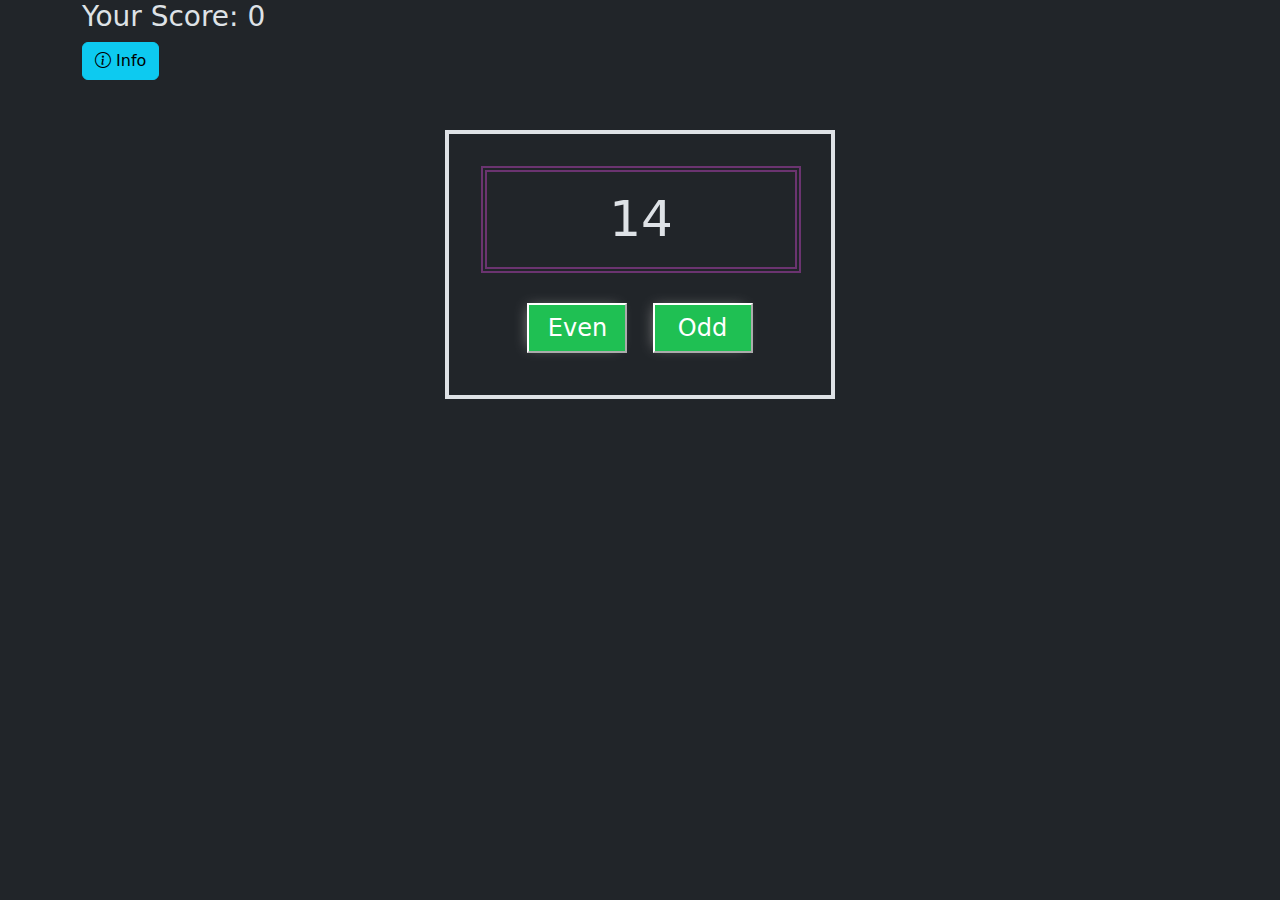
<file: games/SwitchHandler.html>
<!DOCTYPE html>
<html lang="en" data-bs-theme="dark">
  <head>
    <meta charset="utf-8" />
    <meta
      name="viewport"
      content="width=device-width, initial-scale=1, shrink-to-fit=no"
    />
    <meta name="description" content="" />
    <meta name="author" content="" />
    <link
      href="https://fonts.googleapis.com/css?family=Lato:100,300,400,700,900"
      rel="stylesheet"
    />

    <title>Siddhesh Bhande</title>

    <!-- Bootstrap core CSS -->
    
    <link href="https://cdn.jsdelivr.net/npm/bootstrap@5.3.3/dist/css/bootstrap.min.css" rel="stylesheet" integrity="sha384-QWTKZyjpPEjISv5WaRU9OFeRpok6YctnYmDr5pNlyT2bRjXh0JMhjY6hW+ALEwIH" crossorigin="anonymous">
    <link href="../mainstyle.css" rel="stylesheet" >
    <link href="https://cdn.jsdelivr.net/npm/bootstrap-icons/font/bootstrap-icons.css" rel="stylesheet">
    
  </head>

  <body>
    
    <div class="container-md">
        <h3>Your Score: <span id="score">0</span></h3>

        <button type="button" class="btn btn-info" data-bs-toggle="modal" data-bs-target="#gameInstructionsModal">
            <i class="bi bi-info-circle"></i> Info
        </button>

        <div class="game-block-container">
            <div class="game-block">
                <div class="gamenumber">
                    8
                </div>
            </div>
            <div class="evenodd">
                <button onclick="saveScore('even')">Even</button>
                <button onclick="saveScore('odd')">Odd</button>
            </div>
            <div class="highlow">
                <button onclick="saveScore('high')">High</button>
                <button onclick="saveScore('low')">Low</button>
            </div>
        </div>

        <div class="modal fade" id="gameInstructionsModal" tabindex="-1" aria-labelledby="gameInstructionsModalLabel" aria-hidden="true">
            <div class="modal-dialog">
                <div class="modal-content">
                    <div class="modal-header">
                        <h5 class="modal-title" id="gameInstructionsModalLabel">Game Instructions</h5>
                        <button type="button" class="btn-close" data-bs-dismiss="modal" aria-label="Close"></button>
                    </div>
                    <div class="modal-body">
                        Here are the instructions to play the game...
                        <!-- Add your game instructions here -->
                        <p>Welcome to the Switch Handler! Here's how to play:</p>
                        <ul>
                            <li>It's a number ninja showdown! High or low? Even or odd? Your guess, your glory.</li>
                            <li>Numbers pop up with a twist. High-low? Even-odd? The game's whims decide.</li>
                            <li>High-flyer or low-rider? Even-steven or an oddball? Pick your side.</li>
                            <li>Nail it, and bag 10 cool points. Miss it, and it's ninja training time!</li>
                            <li>10 levels, 10 challenges. Leap, guess, and conquer.</li>
                            <li>Keep your eyes on the score and your spirit ready for more. The numerati crown awaits!</li>
                            <li>Let the numbers roll. Are you the guessing guru? Play on and find out!</li>
                        </ul>                        
                        <p>Good luck, and have fun!</p>
                    </div>
                    <div class="modal-footer">
                        <button type="button" class="btn btn-secondary" data-bs-dismiss="modal">Close</button>
                    </div>
                </div>
            </div>
        </div>
    </div>

    <!-- Scripts -->
    <!-- Bootstrap core JavaScript -->

    <script src="https://cdn.jsdelivr.net/npm/bootstrap@5.3.3/dist/js/bootstrap.bundle.min.js" integrity="sha384-YvpcrYf0tY3lHB60NNkmXc5s9fDVZLESaAA55NDzOxhy9GkcIdslK1eN7N6jIeHz" crossorigin="anonymous"></script>
    <script src="https://code.jquery.com/jquery-3.5.1.slim.min.js"></script>
<script src="https://cdn.jsdelivr.net/npm/@popperjs/core@2.5.5/dist/umd/popper.min.js"></script>
<script src="https://stackpath.bootstrapcdn.com/bootstrap/4.5.2/js/bootstrap.min.js"></script>

    
     <script>
       var isFirstLoad = localStorage.getItem('isFirstLoad') || 'true';
        if (isFirstLoad === 'true') {
            $('#gameInstructionsModal').modal('show');
            localStorage.setItem('isFirstLoad', 'false'); // Set so that next time page loads, modal does not auto show
        }

       var gamescore = 0, gameLevels = 10, currentCount = 0, gameType = 0;

        function startStage() {
            gameType = getRandomNumber(1,2);
            $('.evenodd').toggleClass('sid-display-none', gameType === 1);
            $('.highlow').toggleClass('sid-display-none', gameType !== 1);
            currentCount = getRandomNumber(1, 20);
            $('.gamenumber').text(currentCount);
        }

        function getRandomNumber(min, max) {
            return Math.floor(Math.random() * (max - min + 1)) + min;
        }

        function saveScore(selectedType) {
            var correctGuess = false;
            if (gameType === 1) {
                correctGuess = (currentCount <= 10 && selectedType === 'low') || (currentCount > 10 && selectedType === 'high');
            } else if (gameType === 2) {
                correctGuess = (currentCount % 2 === 0 && selectedType === 'even') || (currentCount % 2 !== 0 && selectedType === 'odd');
            }

            if (correctGuess) {
                gamescore += 10;
            }

            $('#score').text(gamescore);
            gameLevels--;
            if (gameLevels !== 0) {
                startStage();
            }
        }

        

        startStage();
     </script>
    
  </body>
</html>
</file>
<file: mainstyle.css>
.header img{
    width: 100%;
    height: 500px;
}


.container {
    margin-top: 32px;
}

.container h1 {
    width: fit-content;
    float: left;
}
.sid-section-conatiner {
    
    margin: 32px 0px 32px 0px;
    border-radius: 8px;
    
}
.resume-section {
    padding: 0px 0px 20px 0px;
    text-align: center;
    border-radius: 8px;
    box-shadow: 0 4px 6px rgba(0,0,0,.1); /* Subtle shadow for depth */
}
.resume-title {
    font-size: 24px;
    margin-bottom: 15px;
}
.download-button {
    font-size: 18px;
    color: white;
    background-color: #007bff; /* Bootstrap primary color */
    border: none;
    padding: 10px 20px;
    border-radius: 5px;
    text-decoration: none; /* Remove underline from link */
}
.download-button:hover {
    background-color: #0056b3; /* Darker shade on hover */
}

span.gamecell {
    height: 10px;
    width: 10px;
    border: 1px solid white;
    display: inline-block;
    margin: 5px;
    background-color: #fff;
    border-radius: 50%;
    visibility: hidden;
}

.game-block {
    border: 6px double #f5f5;
    width: 320px;
    margin-bottom: 20px;
}

.game-block-container {
    text-align: center;
    width: 390px;
    margin: auto;
    border: 4px solid;
    padding: 32px;
    margin-top: 50px;
}

.sid-make-visible{
    visibility: visible !important;
}

input#numberSlider {
    height: 40px;
    width: 300px;
}
.sid-display-none{
    display: none !important;
}
.gamenumber {
    margin: 10px;
    font-size: 50px;
}

.highlow button, .evenodd button  {
    height: 50px;
    width: 100px;
    box-shadow: -4px -1px 14px -5px grey;
    margin: 10px;
    background-color: cornflowerblue;
    font-size: 24px;
}
.evenodd button{
    background-color: #1fc053;
}
span.memorycell {
    height: 50px;
    width: 50px;
    visibility: visible;
    border-radius: 8px;
}
.highlighted{
    background-color: red !important;
}
.markedCorrectly{
    background-color: green !important;
}
li.resume-link{
    display: none;
}
/* Custom CSS for inline navbar on all screen sizes */
@media (max-width: 576px) {
    .header img{
        height: 200px;
    }
    span.memorycell {
        height: 40px;
        width: 40px;
        
    }
    .game-block-container {
        text-align: center;
        width: 356px;
        margin: auto;
        border: 4px solid;
        padding: 16px;
        margin-top: 32px;
    }

    .sid-section-conatiner.col-10{
        width: 100%;
    }
    .resume-container{
        display: none;
    }
    .section-heading{
        padding: 40px 0px !important;
    }
}
</file>
<file: assets/css/templatemo-style.css>
/*

Reflux Template

https://templatemo.com/tm-531-reflux

*/

@import url(fontawesome.css);
@import url("https://fonts.googleapis.com/css?family=Lato:100,300,400,700,900");
body {
    font-family: 'Lato', sans-serif;
}

#page-wraper {
    background: url(../images/page-bg.jpg) no-repeat center center fixed;
    -webkit-background-size: cover;
    -moz-background-size: cover;
    -o-background-size: cover;
    background-size: cover;
    width: 100%;
}


/* Basic */

body {
    overflow-x: hidden;
}

input,
select,
textarea {
    outline: none;
}

a,
a:hover {
    text-decoration: none;
}

p {
    font-size: 16px;
    line-height: 24px;
    color: #fff;
}

h4 {
    font-size: 22px;
    font-weight: 700;
    color: #fff;
    letter-spacing: 0.25px;
    padding: 8px;
}

img {
    width: 100%;
    overflow: hidden;
}

ul {
    padding: 0;
    margin: 0;
    list-style: none;
}

ul li {
    display: inline-block;
}

html {
    -webkit-box-sizing: border-box;
    -moz-box-sizing: border-box;
    box-sizing: border-box;
}

*,
*:before,
*:after {
    -webkit-box-sizing: inherit;
    -moz-box-sizing: inherit;
    box-sizing: inherit;
}

.clearfix {
    zoom: 1;
}

.clearfix:before,
.clearfix:after {
    content: "";
    display: table;
}

.clearfix:after {
    clear: both;
}

.container {
    margin: 0 auto;
}

.main-nav {
    text-align: center;
}

.main-nav li:last-child a {
    border-bottom: 2px solid #fff;
}

.main-nav li {
    display: block;
}

.main-nav li a {
    height: 70px;
    line-height: 70px;
    display: inline-block;
    font-size: 16px;
    font-weight: 700;
    color: #fff;
    width: 100%;
    transition: all 0.5s;
    border-top: 2px solid #fff;
}

.main-nav li:hover a,
.main-nav li.active a {
    background: #fff;
    color: #006eab;
}

/* Sidebar Menu */

.menu .image {
    margin-top: 60px;
}

.menu .image img {
    width: 200px;
    height: 200px;
    border-radius: 50%;
    text-align: center;
}

.menu .author-content {
    margin: 40px 0px 60px 0px;
}

.menu .author-content h4 {
    margin-bottom: 0px;
}
.author-content h2 {
    font-weight: 500;
    color: #fff;
    font-size: 36px;
}

.menu .author-content span {
    font-size: 14px;
    font-style: italic;
    color: #fff;
}

.menu .social-network {
    margin-top: 60px;
}

.menu .social-network ul li {
    margin: 0 3px;
}

.menu .social-network ul li a {
    width: 40px;
    height: 40px;
    display: inline-block;
    text-align: center;
    line-height: 40px;
    background-color: rgba(0, 0, 0, 0.2);
    color: #fff;
    font-size: 14px;
    transition: all 0.5s;
}

.menu .social-network ul li a:hover {
    background-color: #fff;
    color: #a43f49;
}

.menu .copyright-text {
    position: relative;
    margin-top: 60px;
}

.menu .copyright-text p {
    border-top: 1px solid rgba(250, 250, 250, 0.1);
    display: inline-block;
    width: 100%;
    padding-left: 30px;
    padding-right: 30px;
    padding-top: 30px;
    font-size: 13px;
}

.menu:before,
.menu:after {
    content: "";
    display: table;
}

.menu:after {
    clear: both;
}

.menu a {
    text-decoration: none;
    color: inherit;
}

.menu {
    text-align: center;
}

.menu::-webkit-scrollbar {
    display: none;
}

.menu {
    left: 10%;
    -webkit-transition: -webkit-transform 233ms cubic-bezier(0, 0, 0.21, 1);
    -webkit-overflow-scrolling: touch;
    background: linear-gradient(-45deg, #22C1FB 30%, #1ba7f4 70%);
    box-sizing: border-box;
    height: 100vh;
    max-height: 101vh !important;
    max-width: 80vw !important;
    min-width: 45px !important;
    outline: none;
    overflow-x: hidden !important;
    overflow-y: auto !important;
    padding: 0;
    position: fixed !important;
    top: calc(0px);
    width: 20%;
    will-change: transform;
    z-index: 9999 !important;
}

.menu-toggle {
  color: #fff;
  cursor: pointer;
  font-size: 25px;
  position: fixed;
  right: 25px;
  top: 25px;
}

#menu-toggle {
    z-index: 999;
    cursor: pointer;
    position: fixed;
    top: 0;
    left: 0;
    color: #a43f49;
    background-color: #fff;
    width: 60px;
    height: 60px;
    text-align: center;
    display: inline-block;
    line-height: 60px;
}

.menu-close {
  cursor: pointer;
}

#menu-close {
    cursor: pointer;
    text-align: right;
    color: #a43f49;
    background-color: #fff;
    width: 100%;
    height: 60px;
    text-align: center;
    display: inline-block;
    line-height: 60px;
}


/* Section */

.section {
    color: #fff;
    width: 55%;
    right: 10%;
    left: 35%;
    position: relative;
    min-height: 100vh;
    padding-bottom: 80px;
    border-bottom: 3px solid rgba(250, 250, 250, 0.25);
}

.section-heading {
    text-align: center;
    padding: 40px 45px;
}

.section-heading h2 {
    font-size: 32px;
    font-weight: 700;
    color: #fff;
}

.section-heading .line-dec {
    width: 60px;
    height: 3px;
    background-color: #1ba7f4;
    margin: 10px auto;
}

.section-heading span {
    margin-top: 5px;
    font-size: 16px;
    color: #fff;
    letter-spacing: 0.5px;
}


/* Buttons */

.white-button a {
    display: inline-block;
    padding: 12px 20px;
    background-color: #fff;
    color: #1ba7f4;
    font-size: 13px;
    font-weight: 800;
    letter-spacing: 0.5px;
    text-transform: uppercase;
    transition: all 0.5s;
}

.white-button a:hover {
    background-color: #1ba7f4;
    color: #fff;
}

button {
    display: inline-block;
    padding: 10px 20px;
    background-color: #fff;
    color: #1ba7f4;
    font-size: 12px;
    font-weight: 800;
    letter-spacing: 0.5px;
    text-transform: uppercase;
    transition: all 0.5s;
    border: none;
    outline: none;
    cursor: pointer;
}

button:hover {
    outline: none;
    background-color: #1ba7f4;
    color: #fff;
}


/* Left & Right Post */

.left-image-post, .right-image-post {
    /* margin-top: 60px; */
    /* padding-top: 60px; */
    border-top: 2px solid rgba(250, 250, 250, 0.1);
}
.right-image-post{
    margin-top: 60px; 
    padding-top: 30px;
}
.left-image img,
.right-image img {
    border-radius: 5px;
    margin-top: 42px;
    /* height: 285px; */
    /* margin-top: 57px; */
}

.right-image-post h4,
.left-image-post h4 {
    margin-top: 30px;
}

.right-image-post p,
.left-image-post p {
    margin-top: 20px;
}

.right-image-post .white-button,
.left-image-post .white-button {
    margin-top: 30px;
}


/* Services */

.my-services .col-md-6 {
    padding-left: 5px;
    padding-right: 5px;
}

.service-item {
    margin-bottom: 10px;
    padding: 50px;
    background-color: rgba(250, 250, 250, 0.1);
    transition: all 0.5s;
}

.service-item h4 {
    transition: all 0.5s;
}

.service-item p {
    transition: all 0.5s;
}

.service-item:hover {
    background-color: rgba(250, 250, 250, 1);
}

.service-item:hover h4 {
    color: #1e1e1e;
}

.service-item:hover p {
    color: #4a4a4a;
}

.service-item .service-icon {
    width: 70px;
    height: 70px;
    display: inline-block;
    margin-bottom: 30px;
    background-size: cover;
    background-repeat: no-repeat;
    transition: all 0.5s;
}

.service-item .first-service-icon {
    background-image: url(../images/first-white-icon.png);
}

.service-item:hover .first-service-icon {
    background-image: url(../images/first-main-icon.png);
}

.service-item .second-service-icon {
    background-image: url(../images/second-white-icon.png);
}

.service-item:hover .second-service-icon {
    background-image: url(../images/second-main-icon.png);
}

.service-item .third-service-icon {
    background-image: url(../images/third-white-icon.png);
}

.service-item:hover .third-service-icon {
    background-image: url(../images/third-main-icon.png);
}

.service-item .fourth-service-icon {
    background-image: url(../images/fourth-white-icon.png);
}

.service-item:hover .fourth-service-icon {
    background-image: url(../images/fourth-main-icon.png);
}


/* My Work */

section.my-work .section-heading {
    text-align: center;
    padding: 80px 45px 50px 45px;
}

.isotope-wrapper {
    position: relative;
    width: 100%;
    margin: auto;
}

.isotope-toolbar input[type="radio"] {
    display: none;
}

.isotope-toolbar span {
    text-transform: capitalize;
    display: inline-block;
    margin-right: 15px;
    padding-bottom: 3px;
    font-size: 15px;
    font-weight: 700;
    border-bottom: 2px solid transparent;
    transform: ease-in-out 0.5s;
    cursor: pointer;
}

.isotope-toolbar input[type="radio"]:checked + span {
    color: #1ba7f4;
    border-bottom: 2px solid #1ba7f4;
}

.isotope-box {
    position: relative;
    width: 100%;
}

.isotope-toolbar {
    text-align: center;
    margin: 10px;
}

.isotope-toolbar p {
    border-top: 1px solid #fff;
    padding-top: 15px;
}

.isotope-toolbar a {
    color: #fff;
}

.isotope-item {
    position: relative;
    width: 48%;
    margin: 1%;
    border-bottom: 2px solid rgba(250,250,250,0.1);
    padding-bottom: 30px;
    margin-bottom: 30px;
}

.isotope-item img {
    top: 0;
    left: 0;
    width: 100%;
    height: 100%;
    border-radius: 5px;
}

.lazyload {
    background: #f7f7f7;
}

.lazyloading {
    background: #f7f7f7 url(//afarkas.github.io/lazysizes/assets/imgs/loader.gif) no-repeat center;
    min-height: 60px;
}

figure.snip1321 {
  overflow: hidden;
  text-align: center;
  -webkit-perspective: 50em;
  perspective: 50em;
}
figure.snip1321 * {
  -webkit-box-sizing: padding-box;
  box-sizing: padding-box;
  -webkit-transition: all 0.2s ease-out;
  transition: all 0.2s ease-out;
}
figure.snip1321 figcaption {
  top: 50%;
  left: 20px;
  right: 20px;
  position: absolute;
  opacity: 0;
  z-index: 1;
}
figure.snip1321 h4 {
    margin-top: 15px;
  margin-bottom: 5px;
  color: #232323;
}
figure.snip1321 span {
    font-size: 14px;
    font-style: italic;
    display: block;
    color: #7a7a7a;
}
figure.snip1321 i {
  position: relative!important;
  font-size: 18px;
  background-color: #1ba7f4;
  width: 40px;
  height: 40px;
  display: inline-block;
  text-align: center;
  line-height: 40px;
  border-radius: 5px;
  color: #fff;
}
figure.snip1321:after {
  background-color: #ffffff;
  position: absolute;
  content: "";
  display: block;
  top: 20px;
  left: 20px;
  right: 20px;
  bottom: 20px;
  -webkit-transition: all 0.4s ease-in-out;
  transition: all 0.4s ease-in-out;
  -webkit-transform: rotateX(-90deg);
  transform: rotateX(-90deg);
  -webkit-transform-origin: 50% 50%;
  -ms-transform-origin: 50% 50%;
  transform-origin: 50% 50%;
  opacity: 0;
}
figure.snip1321 a {
  left: 0;
  right: 0;
  top: 0;
  bottom: 0;
  z-index: 1;
}
figure.snip1321:hover figcaption,
figure.snip1321.hover figcaption {
  -webkit-transform: translateY(-50%);
  transform: translateY(-50%);
  opacity: 1;
  -webkit-transition-delay: 0.2s;
  transition-delay: 0.2s;
}
figure.snip1321:hover:after,
figure.snip1321.hover:after {
  -webkit-transform: rotateX(0);
  transform: rotateX(0);
  opacity: 0.9;
}


/* Contact Me */

section.contact-me {
    border-bottom: none;
}

#contact input {
    background-color: rgba(250,250,250,0.1);
    border: 1px solid rgba(250,250,250,1);
    border-radius: 0px;
    margin-bottom: 30px;
    color: #fff;
    font-size: 14px;
    height: 40px;
    line-height: 40px;
    width: 100%;
    padding-left: 15px;
}

#contact input:focus {
    outline: none;
    box-shadow: none;
}

#contact textarea {
    background-color: rgba(250,250,250,0.1);
    border: 1px solid rgba(250,250,250,1);
    border-radius: 0px;
    margin-bottom: 30px;
    color: #fff;
    font-size: 14px;
    height: 180px;
    max-height: 220px;
    line-height: 40px;
    width: 100%;
    padding-left: 15px;
}

#contact textarea:focus {
    outline: none;
    box-shadow: none;
}

#contact {
    text-align: center;
}

@media screen and (max-width: 1680px) {
    .menu {
        left: 0%;
    }

    .section {
        color: #fff;
        width: 65%;
        right: 5%;
        left: 30%;
    }
}

@media screen and (max-width: 1680px) and (min-width: 846px) { 
    .menu .social-network ul li a {
        width: 36px;
        height: 36px;
        line-height: 36px;
    }

    .menu .social-network ul li {
        margin: 0;
    }

    .menu .image {
        margin-top: 60px;
    }
}

@media screen and (max-width: 1280px) {
    .menu {
        left: 0%;
    }

    .right-image-post h4,
    .left-image-post h4 {
        margin-top: 0px;
    }

    .right-image-post p,
    .left-image-post p {
        margin-top: 15px;
    }

    .right-image-post .white-button,
    .left-image-post .white-button {
        margin-top: 25px;
    }

}

.menu .container {
    padding-left: 0;
    padding-right: 0;
}

@media screen and (max-width: 1280px) and (min-width: 846px) {
    .menu {
        width: 25%;
    }
}

#menu-toggle,
#menu-close {
    display: none;
}  

@media screen and (max-width: 845px) {        
    #menu-toggle,
    #menu-close {
        display: inline-block;
    }    

    .menu {        
        width: 320px;
        -webkit-transform: translateX(-100%) !important;
        transform: translateX(-100%) !important;
        transition: -webkit-transform 233ms cubic-bezier(0, 0, 0.21, 1);
        transition: transform 233ms cubic-bezier(0, 0, 0.21, 1);
        transition: transform 233ms cubic-bezier(0, 0, 0.21, 1), -webkit-transform 233ms cubic-bezier(0, 0, 0.21, 1);
    }

    .menu .image {
        margin-top: 40px;        
    }

    .menu .image img {
        width: 120px;
        height: 120px;
    }

    .menu .author-content {
        margin: 20px 0px 40px 0px;
    }

    .menu .container {
        padding-left: 15px;
        padding-right: 15px;
    }

    .menu.open {
        display: inline-block;
        -webkit-transform: translateX(0) !important;
                transform: translateX(0) !important;
    }
    .muimg{
        height: 300px;
    }
    .responsive-nav {
        display: inline-block;
    }
    .section {
        width: 94%;
        right: 3%;
        left: 3%;
    }
    .isotope-item {
        width: 94%;
        margin: 3%;
    }
    .left-image-post img {
        margin-bottom: 30px;
    }
    .right-image-post img {
        margin-top: 30px;
    }
    .isotope-item {
        border-bottom: none;
        text-align: center;
    }
    .isotope-toolbar {
        margin-bottom: 20px;
    }
}
.right-image-post .right-image img {
    margin-top: 20px;
    height: 300px;
}
</file>
